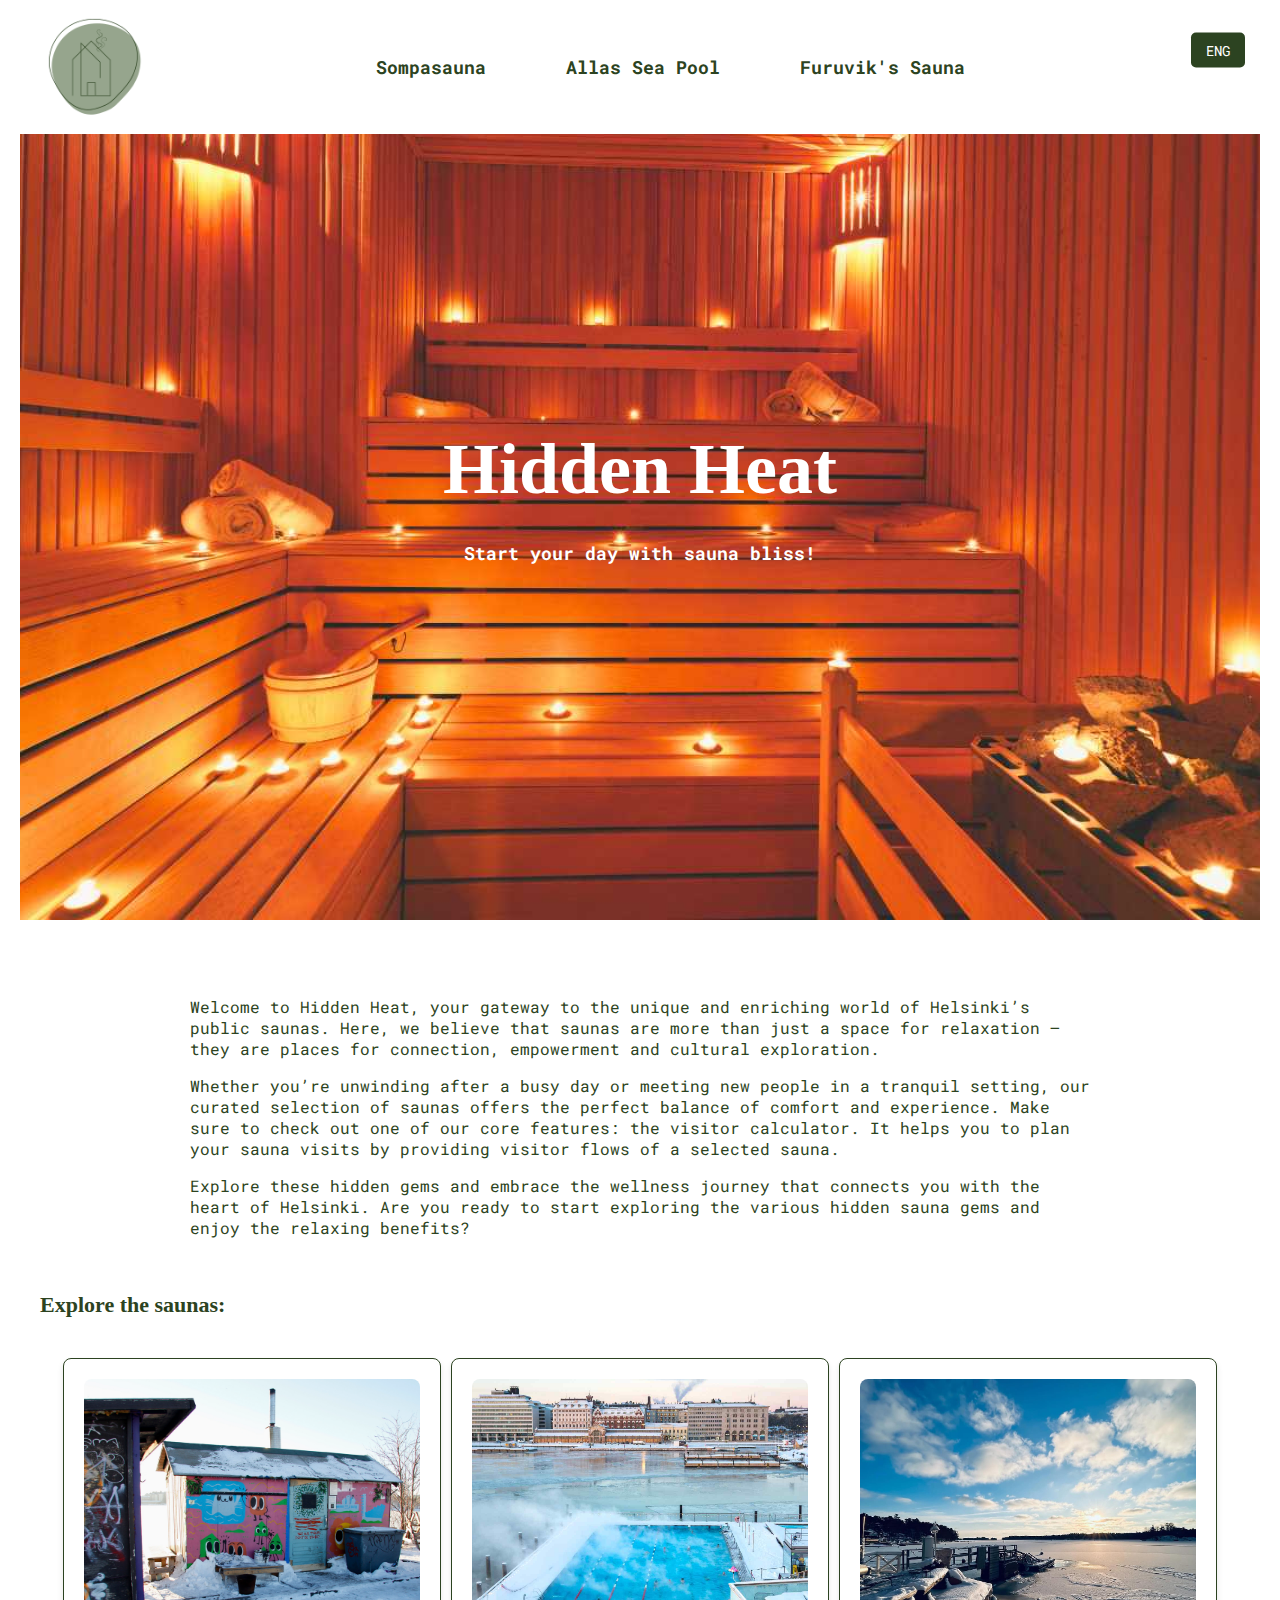
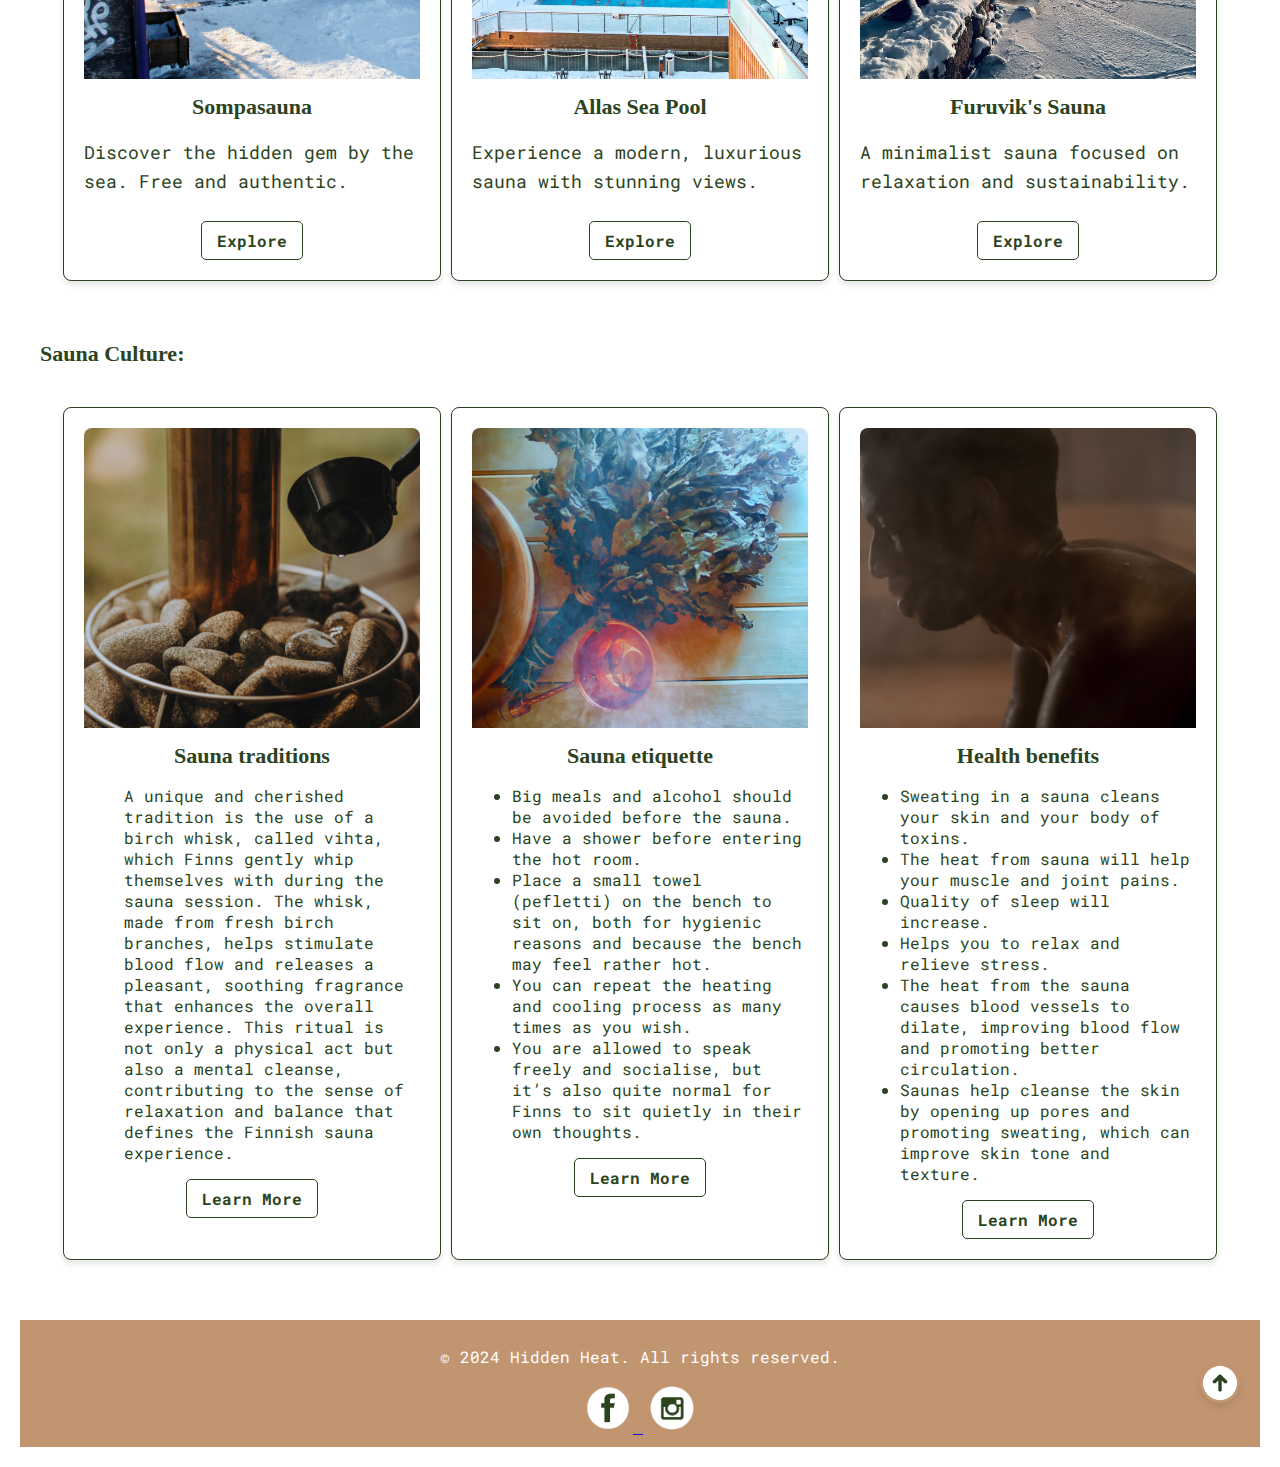
<file: index.html>
<!DOCTYPE html>
<html lang="en">
<head>
  <meta charset="UTF-8">
  <meta name="viewport" content="width=device-width, initial-scale=1.0">
  <title>Hidden Heat - Helsinki's Public Saunas</title>

  <!-- Link to CSS -->
  <link rel="stylesheet" href="styling.css">
  <link href="https://fonts.googleapis.com/css2?family=Roboto+Mono:wght@400;500;700&display=swap" rel="stylesheet">

</head>
<body id="home">
    <!-- Header with Navigation -->
    <header>
      <a href="index.html" class="logo">
        <img src="Images/logo.png" alt="Hidden Heat Logo" class="logo">
      </a>
      <nav class="nav-links">
        <a href="sompasauna.html" class="active">Sompasauna</a>
        <a href="allas.html">Allas Sea Pool</a>
        <a href="furuvik.html">Furuvik's Sauna</a>
      </nav>
      
      <div class="header-controls">
        <!-- Language Switcher -->
        <div class="language-switcher">
          <button id="languageButton" onclick="switchLanguage()">ENG</button>
        </div>
    
        <!-- Hamburger Menu -->
        <div class="hamburger-menu" onclick="toggleMenu()">
          <span class="bar"></span>
          <span class="bar"></span>
          <span class="bar"></span>
        </div>
      </div>
    </header>
    
    
    
<!-- Hero Section -->
  <div class="hero">
    <h1>Hidden Heat</h1>
    <h2>explore Helsinki's public saunas</h2>
  </div>

  <section class="content">
    <div class="content-container">
      <p>Welcome to Hidden Heat, your gateway to the unique and enriching world of Helsinki’s public saunas. 
        Here, we believe that saunas are more than just a space for relaxation – they are places for connection, 
        empowerment and cultural exploration.</p>
      <p> Whether you’re unwinding after a busy day or meeting new people 
        in a tranquil setting, our curated selection of saunas offers the perfect balance of comfort and experience.
        Make sure to check out one of our core features: the visitor calculator. It helps you to plan your sauna visits 
        by providing visitor flows of a selected sauna.</p>
       <p>Explore these hidden gems and embrace the wellness journey that connects you with the heart of Helsinki.
      Are you ready to start exploring the various hidden sauna gems and enjoy the relaxing benefits?</p>
    </div>
  </section>

<!-- "Explore the saunas" section -->
<section id="explore-saunas">
  <h2>Explore the saunas:</h2>
  <!-- Your content here -->
</section>

 <!-- Sauna Options Section -->
<section class="sauna-options">
  <div class="sauna-box">
    <img src="Images/sompasauna1.jpg" alt="Sompasauna" />
    <h2>Sompasauna</h2>
    <p>Discover the hidden gem by the sea. Free and authentic.</p>
    <a href="sompasauna.html">Explore</a>
  </div>
  <div class="sauna-box">
    <img src="Images/allas6.jpg" alt="Allas" />
    <h2>Allas Sea Pool</h2>
    <p>Experience a modern, luxurious sauna with stunning views.</p>
    <a href="allas.html">Explore</a>
  </div>
  <div class="sauna-box">
    <img src="Images/furuvik2.jpg" alt="Furuvik" />
    <h2>Furuvik's Sauna</h2>
    <p>A minimalist sauna focused on relaxation and sustainability.</p>
    <a href="furuvik.html">Explore</a>
  </div>
</section>

<section> <h2>Sauna Culture:</h2></section>

<!-- Sauna Culture Section -->
<section class="sauna-options">
  <div class="sauna-box">
    <img src="Images/sauna_traditions.png" alt="Sompasauna" />
    <h2>Sauna traditions</h2>
    <ul>A unique and cherished tradition 
      is the use of a birch whisk, called vihta, which Finns gently whip themselves with 
      during the sauna session. The whisk, made from fresh birch branches, helps stimulate 
      blood flow and releases a pleasant, soothing fragrance that enhances the overall experience. 
      This ritual is not only a physical act but also a mental cleanse, contributing to the sense 
      of relaxation and balance that defines the Finnish sauna experience.
    </ul>
    <a href="https://ich.unesco.org/en/RL/sauna-culture-in-finland-01596">Learn More</a>
  </div>
  <div class="sauna-box">
    <img src="Images/sauna_etiquette.png" alt="Sauna Etiquette" />
    <h2>Sauna etiquette</h2>
    <ul>
      <li>Big meals and alcohol should be avoided before the sauna.</li>
      <li>Have a shower before entering the hot room.</li>
      <li>Place a small towel (pefletti) on the bench to sit on, both for hygienic reasons and because the bench may feel rather hot.</li>
      <li>You can repeat the heating and cooling process as many times as you wish.</li>
      <li>You are allowed to speak freely and socialise, but it’s also quite normal for Finns to sit quietly in their own thoughts.</li>
    </ul>
    <a href="https://www.myhelsinki.fi/en/see-and-do/activities/quick-guide-to-finnish-sauna-etiquette">Learn More</a>
  </div>
  
  <div class="sauna-box">
    <img src="Images/sauna_health.png" alt="Ice Swimming" />
    <h2>Health benefits</h2>
    <ul>
      <li>Sweating in a sauna cleans your skin and your body of toxins.</li>
      <li>The heat from sauna will help your muscle and joint pains.</li>
      <li>Quality of sleep will increase.</li>
      <li>Helps you to relax and relieve stress.</li>
      <li>The heat from the sauna causes blood vessels to dilate, improving blood flow and promoting better circulation.</li>
      <li>Saunas help cleanse the skin by opening up pores and promoting sweating, which can improve skin tone and texture.</li>
    </ul>
    <a href="https://www.medicalnewstoday.com/articles/313109">Learn More</a>
  </div>
</section>

<!-- Footer Section -->
<footer class="footer">
  <div class="footer-content">
    <p>&copy; 2024 Hidden Heat. All rights reserved.</p>
    
    <!-- Social Media Icons -->
    <div class="social-icons">
      <a href="https://facebook.com" target="_blank" aria-label="Facebook">
        <img src="Images/facebook_icon.png" alt="Facebook Icon" />
      </a>
      <a href="https://instagram.com" target="_blank" aria-label="Instagram">
        <img src="Images/instagram_icon.png" alt="Instagram Icon" />
      </a>
    </div>
    
    <!-- Back to Top Button -->
    <button class="back-to-top" onclick="scrollToTop()">
      <img src="Images/up_icon.png">
    </button>
  </div>
</footer>

  <script src="javascript.js"></script>
</body>
</html>
</file>
<file: styling.css>
/* General Styles */
body {
    margin: 20px;
    color:#2c4321;
    font-family: 'Roboto Mono', monospace;
  }

  h1  {
    margin: 20;
    color:#ffffff;
    font-size: 32px;
    font-family:'Playfair Display', serif;
    padding-left: 5px;  /* Adds space to the left side */
    padding-right: 20px; /* Adds space to the right side */
  } 
  
h2  {
  margin: 20;
  color:#2c4321;
  font-size: 22px;
  font-family:'Playfair Display', serif;
  padding-left: 20px;  /* Adds space to the left side */
  padding-right: 20px; /* Adds space to the right side */
} 

html {
  scroll-behavior: smooth;
}



/* Header and Navigation */
header {
  position: fixed;
  top: 0;
  width: 100%;
  background-color: #ffffff;
  color: rgb(44, 67, 33);
  padding: 10px 0;
  z-index: 1000;
  display: flex; /* Enable flexbox */
  justify-content: space-between; /* Space between logo and nav */
  align-items: center; /* Vertically center the items */
  padding-left: 20px; /* Space from the left edge */
  padding-right: 20px; /* Space from the right edge */
}

header .logo img {
  height: 110px; /* Adjust the size of the logo */
  width: auto; /* Maintain aspect ratio */
}

nav {
  display: flex;
  justify-content: center; /* Keep nav items centered */
  gap: 80px;
  flex-grow: 1; /* Allow nav to take available space */
}

nav a {
  color: rgb(44, 67, 33);
  text-decoration: none;
  font-weight: bold;
  font-size: 18px; /* Adjust the font size here */
}

nav a:hover {
  color: #96a58d;
}

/* Hamburger Menu Styles */
.hamburger-menu {
  display: none;
  cursor: pointer;
  flex-direction: column;
  justify-content: space-between;
  width: 30px;
  height: 25px;
  margin-right: 45px;
}

.hamburger-menu .bar {
  height: 4px;
  background-color: #2c4321;
  border-radius: 4px;
}

/* Mobile Menu Styles */
@media (max-width: 768px) {
  nav {
    display: none; /* Hide the navigation links by default */
    position: absolute;
    top: 115px;
    right: 0;
    background-color: #ffffff;
    width: 100%;
    text-align: right;
    padding: 70px;
  }

  nav a {
    display: block;
    margin: 10px 0;
    font-size: 20px;
  }

  .hamburger-menu {
    display: flex; /* Show hamburger icon on mobile */
  }

  nav.show {
    display: block; /* Show the navigation when the menu is toggled */
  }
}

  /*Language Switcher*/
  .language-switcher {
    display: flex;
    gap: 10px;
    align-items: center;
  }
  
  .language-switcher button {
    background-color: #2c4321;
    color: white;
    border: none;
    padding: 8px 15px;
    font-size: 14px;
    font-family: 'Roboto Mono', monospace;
    margin-right: 75px;
    align-items: center;
    border-radius: 5px;
    cursor: pointer;
  }
  
  .language-switcher button:hover {
    background-color: #96a58d;
  }
  
  
/* Hero Section */
.hero {
  height: 100vh;
  background-size: cover;
  background-position: center;
  display: flex;
  flex-direction: column; /* Stack children vertically */
  align-items: center;
  justify-content: center;
  text-align: center; /* Center text inside hero section */
  margin-bottom: 40px;
}

.hero h1 {
  color: white;
  font-size: 72px; /* Adjust the size of the H1 title */
  padding: 20px; /* Add some padding to make it look more spaced */
  border-radius: 10px;
  margin-bottom: 10px; /* Space between h1 and h2 */
}

.hero h2 {
  font-size: 18px; /* Adjust font size */
  font-family: 'Roboto Mono', monospace;
  color: #ffffff; /* Set text color */
  text-align: center; /* Ensure text is centered */
  margin-top: 0; /* Remove top margin to ensure it is right under h1 */
  position: relative; /* For additional positioning */
  padding: 0 20px; /* Optional: Add padding if text needs more breathing space */
}



/* Sauna Options Boxes */
.sauna-options {
  display: flex;
  justify-content: center; /* Centers the content */
  gap: 10px; /* Adds space between boxes */
  padding: 20px;
  margin-top: 20px;
  margin-bottom: 40px;
  background-color: #ffffff;
  flex-wrap: wrap; /* Allow the boxes to wrap onto new lines */
}

/* Sauna Box Title */
.sauna-box h2 {
  font-size: 22px;
  color: #2c4321;
  text-align: left; /* Ensure the heading is aligned to the left */
  margin: 0; /* Remove any unwanted margins */
  padding: 0; /* Ensure no extra padding is applied */
}

/* Individual Sauna Box */
.sauna-box {
  display: flex;
  flex-direction: column; /* Stack elements vertically */
  align-items: center; /* Center content horizontally */
  width: 28%; /* Set the width to 33.33% for 3 boxes in a row */
  padding: 20px;
  background: white;
  border: 1px solid #2c4321;
  border-radius: 8px;
  box-shadow: 0 4px 6px rgba(0, 0, 0, 0.1);
  text-align: left;
  transition: transform 0.2s ease-in-out, box-shadow 0.2s ease-in-out;
}

/* Sauna Box Hover Effect */
.sauna-box:hover {
  transform: translateY(-5px);
  box-shadow: 0 8px 12px rgba(0, 0, 0, 0.15);
}

/* Sauna Box Image */
.sauna-box img {
  width: 100%;
  height: 300px;
  object-fit: cover; /* Ensures the image fits nicely */
  border-radius: 8px 8px 0 0; /* Rounded corners for the top */
  margin-bottom: 15px;
}

/* Sauna Box Description */
.sauna-box p {
  font-size: 18px;
  color: #2c4321;
  line-height: 1.6; /* Improve readability */
  margin-bottom: 25px;
}

/* Sauna Box Link */
.sauna-box a {
  font-size: 16px;
  color: #2c4321;
  text-decoration: none;
  font-weight: bold;
  text-align: center; /* Horizontally centers the text */
  border: 1px solid #2c4321;
  padding: 8px 15px;
  border-radius: 5px;
  transition: background-color 0.2s ease-in-out, color 0.2s ease-in-out;
}

.sauna-box a:hover {
  background-color: #96a58d;
  color: white;
}

/* Responsive layout for smaller screens */
@media (max-width: 768px) {
  .sauna-options {
    flex-direction: column; /* Stack items vertically */
    align-items: center;
  }

  .sauna-box {
    width: 90%; /* Make the boxes take up most of the width on small screens */
    max-width: 400px; /* Set a max width for better readability */
    margin-bottom: 20px; /* Space between stacked boxes */
  }
}




/*Sub pages */

/* Big Picture */
.big-picture {
  position: relative; /* Allow absolute positioning of child elements */
  height: 100vh;
  background-size: cover;
  background-position: center;
  display: flex;
  flex-direction: column; /* Stack children vertically */
  align-items: center;
  justify-content: center;
  padding-bottom: 40px; /* Increase spacing between sections */
}

.big-picture img {
  width: 100%;
  height: 100%;
  object-fit: cover;
}

.overlay-text {
  position: absolute; /* Position text on top of the image */
  top: 50%; /* Vertically center */
  left: 50%; /* Horizontally center */
  transform: translate(-50%, -50%); /* Adjust for exact centering */
  text-align: center;
}

.big-picture h1 {
  color: white;
  font-size: 52px; /* Adjust the size of the H1 title */
  padding: 10px;
  border-radius: 10px;
  margin-top: 20px;
  margin-bottom: 2px; /* Add space between the title and the button */
}

.cta-button {
  display: inline-block;
  background-color: #2c4321; /* Button background color */
  color: white;
  padding: 15px 30px;
  font-size: 18px;
  font-family: 'Roboto Mono', monospace;
  border-radius: 5px;
  text-decoration: none; /* Remove underline */
  transition: background-color 0.3s ease;
}

.cta-button:hover {
  background-color: #4a6743; /* Hover effect for the button */
}




/*Content container */

.content {
  position: relative;
  padding: 20px;
}

.content-container {
  margin-top: 20px; /* Push it further down */
  margin-left: 20px;
  max-width: 900px; /* Adjust width as needed */
  margin: 0 auto;
}

.text-box {
  padding: 20px;
  margin-bottom: 40px; /* Adds space below the paragraph */
}

.cta-button {
  padding: 20px 30px;
  background-color: #2c4321;
  color: white;
  text-decoration: none;
  font-size: 16px;
  border-radius: 20px;
  display: inline-block;
  margin-top: 20px;
  margin-bottom: 20px; /* Adds space below the CTA button */
}

.cta-button:hover {
  background-color: #96a58d; /* Darker shade for hover effect */
}





/* Visitor Calculator Section */
.visitor-calculator {
  position: relative;
  top: 0; /* Remove the extra push down */
  display: flex;
  flex-direction: column; /* Stack elements vertically */
  gap: 20px; /* Space between elements */
  width: 80%;
  max-width: 900px; /* Set a max width for control */
  margin: 0 auto; /* Center the section horizontally, reset margin */
  padding: 10px;
  margin-top: 10px;
}

/* Flex layout for input and button */
.visitor-calculator div {
  display: flex; /* Align input and button horizontally */
  font-family: 'Roboto Mono', monospace;
  gap: 10px; /* Space between input and button */
}

/* Visitor Calculator Header */
.visitor-calculator h1 {
  font-size: 22px; /* Adjust size of the header */
  color: #2c4321; /* Add a color */
  text-align: left;
  margin-bottom: 10px; /* Add spacing below the header */
}

/* Label for Input Field */
.visitor-calculator label {
  font-size: 16px; /* Adjust size of the label text */
  color: #333; /* Set label text color */
  margin-bottom: 10px; /* Add spacing below the label */
}

/* Result Text */
.visitor-calculator #result {
  font-size: 16px; /* Adjust size of result text */
  color: #2c4321; /* Optional: Match with theme color */
  text-align: center; /* Center align result text */
  margin-top: 10px; /* Add spacing above the result */
}

.visitor-calculator input {
  flex: 1; /* Make input take available space */
  padding: 20px;
  font-size: 16px; /* Increase font size of the text inside the input */
  font-family: 'Roboto Mono', monospace;
  border: 1px solid #ccc; /* Add a border for clarity */
  border-radius: 5px; /* Optional: Rounded corners */
}

.visitor-calculator button {
  padding: 20px 30px;
  background-color: #2c4321;
  color: white;
  text-decoration: none;
  font-size: 16px;
  font-family: 'Roboto Mono', monospace;
  border-radius: 20px;
  display: inline-block;
  margin-top: 20px;
  margin-bottom: 20px; /* Adds space below the CTA button */
}

/* Button hover effect */
.visitor-calculator button:hover {
  background-color: #96a58d;
}



/* Sauna-info boxes */
.sauna-info {
  display: flex;
  gap: 30px;
  margin: 20px;
  justify-content: space-between;
  flex-wrap: wrap; /* Allows wrapping on smaller screens */
}

.info-box {
  background-color: #ffffff;
  padding: 20px;
  border-radius: 8px;
  margin-bottom: 40px;
  margin-left: 20px;
  margin-right: 20px;
  width: 40%; /* Keep boxes side by side with 42% width on larger screens */
  text-align: left;
  box-shadow: 0 2px 4px rgba(0, 0, 0, 0.1);
}

.info-box h2 {
  font-size: 18px;
  text-align: left;
  margin-bottom: 10px;
}

.info-box p {
  font-size: 16px;
  margin: 5px 0;
}

/* Responsive styles */
@media (max-width: 768px) {
  .sauna-info {
    margin: 20px; /* Adjusted margin for mobile */
    justify-content: center; /* Center the boxes */
  }

  .info-box {
    width: 100%; /* Full width on mobile */
    margin-bottom: 15px; /* Increased space between boxes */
  }

  .info-box h2 {
    font-size: 1.25rem; /* Slightly smaller heading size */
  }

  .info-box p {
    font-size: 0.9rem; /* Slightly smaller text */
  }
}




/* Gallery Styles */
.gallery {
  display: flex;
  flex-wrap: wrap;
  gap: 10px;
  justify-content: center;
  margin-bottom: 40px;
  margin-left: 20px;
}

.gallery-item {
  width: 30%;
}

.gallery-image {
  width: 100%;
  height: auto;
  cursor: pointer;
  transition: transform 0.3s ease;
}

.gallery-image:hover {
  transform: scale(1.1);
}

/* Lightbox Modal Styles */
.lightbox-modal {
  display: none; /* Hidden by default */
  position: fixed;
  z-index: 9999;
  left: 0;
  top: 0;
  width: 100%;
  height: 100%;
  background-color: #ffffff;
  overflow: auto;
  padding-top: 30px;
}

.lightbox-content {
  position: relative;
  display: flex;
  justify-content: center;
  align-items: center;
  height: 100%;
}

.lightbox-image {
  max-width: 80%;
  max-height: 80%;
  display: block;
  margin: auto;
}

.close {
  position: absolute;
  top: 20px;
  right: 30px;
  color: #c29571;
  font-size: 22px;
  font-weight: bold;
  cursor: pointer;
  background-color: transparent;
  border: none;
}

.close:hover,
.close:focus {
  color: #2c4321;
}

button {
  background-color: #2c4321;
  color: #ffffff;
  border: none;
  font-size: 18px;
  cursor: pointer;
  position: static;
  top: 50%;
  transform: translateY(-50%);
  padding: 25px;
  z-index: 1;
}

button:hover {
  background-color: rgba(150, 165, 141);
}

.prev {
  left: 10px;
}

.next {
  right: 10px;
}


  
  /* Mobile View (Screens smaller than 768px) */
@media (max-width: 768px) {
    nav {
      flex-direction: column; /* Stack navigation vertically */
      align-items: center;
    }
  
    .hero {
      padding: 3em 1em;
      font-size: 1.2em; /* Smaller font for mobile */
    }
  
    section {
      padding: 1em;
    }
  }


/* Footer Section */
.footer {
  background-color: #c29571; 
  color: white; /* Text color */
  font-size: 16px;
  padding: 10px 0;
  text-align: center; /* Center the text */
  position: relative; /* Set position relative for child elements */
  width: 100%;
}

.footer .footer-content {
  max-width: 1200px;
  margin: 0 auto; /* Center the content */
}

.footer .social-icons {
  margin-top: 10px;
}

.footer .social-icons a {
  margin: 2px; /* Add space between icons */
}

.footer .social-icons img {
  width: 50px; /* Icon size */
  height: 50px;
  transition: transform 0.3s ease; /* Smooth hover effect */
}

.footer .social-icons a:hover img {
  transform: scale(1.1); /* Slight zoom effect on hover */
}

/* Back to Top Button */
.back-to-top {
  position: absolute; /* Inside the footer */
  bottom: 10px; /* Adjust the vertical position */
  right: 20px; /* Adjust the horizontal position */
  width: 40px;
  height: 40px;
  background-color: transparent; /* Make the button background transparent */
  border: none;
  border-radius: 50%; /* circular */
  cursor: pointer;
  padding: 0; /* Remove padding */
  box-shadow: 0 4px 6px rgba(0, 0, 0, 0.1);
}

.back-to-top img {
  width: 100%; /* Icon should fill the button */
  height: 100%;
  object-fit: cover; /* Ensure the icon scales nicely */
}

.back-to-top:hover {
  background-color: transparent; /* Keep background transparent */
  transform: scale(1.1); /* Add zoom effect */
}

.back-to-top::before {
  content: none; /* Removes any pseudo-element content */
}
</file>
